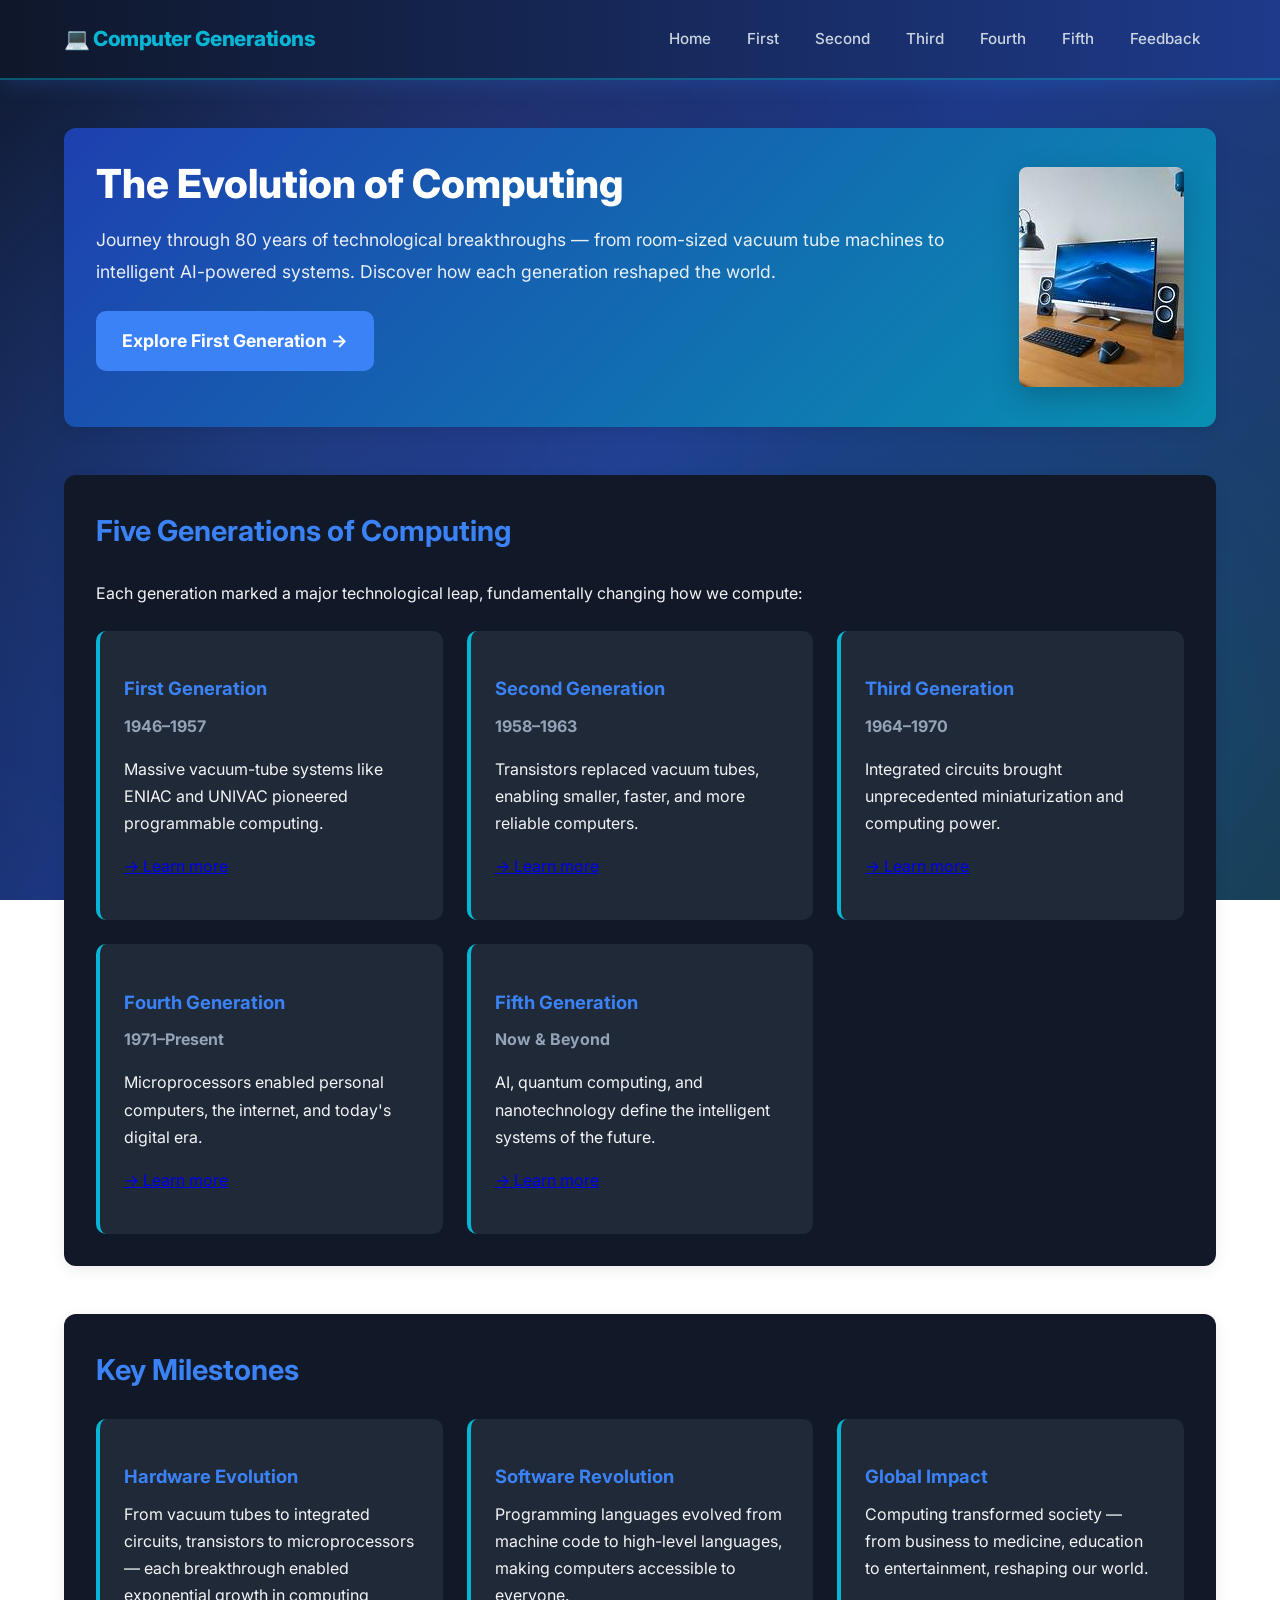
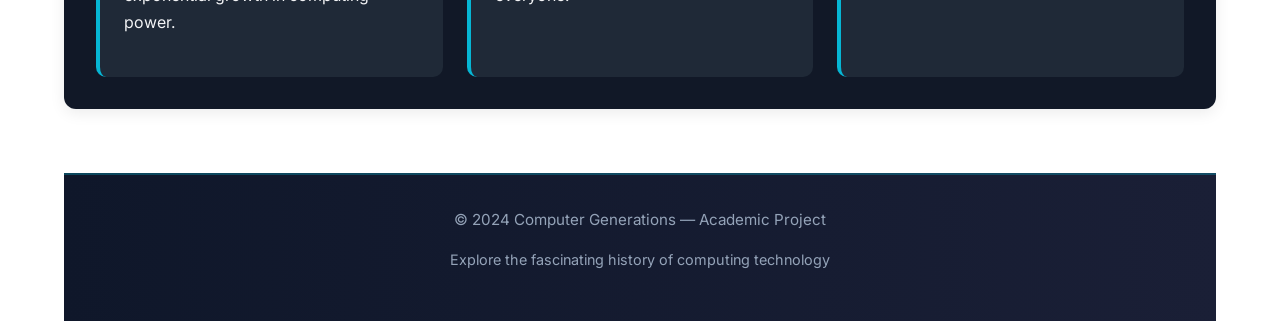
<file: index.HTML>
<!DOCTYPE html>
<html lang="en">
<head>
  <meta charset="utf-8">
  <meta name="viewport" content="width=device-width, initial-scale=1.0">
  <title>Computer Generations — Evolution of Technology</title>
  <link href="https://fonts.googleapis.com/css2?family=Inter:wght@400;500;600;700;800&display=swap" rel="stylesheet">
  <link rel="stylesheet" href="assets/css/style.css">
</head>
<body>
  <header class="site-header">
    <nav class="nav">
      <a class="brand" href="index.html">💻 Computer Generations</a>
      <div class="nav-links">
        <a href="index.html">Home</a>
        <a href="first.html">First</a>
        <a href="sec.html">Second</a>
        <a href="third.html">Third</a>
        <a href="forth.html">Fourth</a>
        <a href="fifth.html">Fifth</a>
        <a href="feedback.html">Feedback</a>
      </div>
    </nav>
  </header>

  <main class="container">
    <section class="hero card">
      <div class="content">
        <h1>The Evolution of Computing</h1>
        <p>Journey through 80 years of technological breakthroughs — from room-sized vacuum tube machines to intelligent AI-powered systems. Discover how each generation reshaped the world.</p>
        <p style="margin-top:24px;"><a href="first.html" class="primary-link">Explore First Generation →</a></p>
      </div>
      <img src="images/img1.jpeg" alt="Computer evolution" class="responsive">
    </section>

    <section class="section">
      <div class="card">
        <h2>Five Generations of Computing</h2>
        <p>Each generation marked a major technological leap, fundamentally changing how we compute:</p>
        <div class="grid">
          <div>
            <h3>First Generation</h3>
            <p class="muted"><strong>1946–1957</strong></p>
            <p>Massive vacuum-tube systems like ENIAC and UNIVAC pioneered programmable computing.</p>
            <p><a href="first.html">→ Learn more</a></p>
          </div>
          <div>
            <h3>Second Generation</h3>
            <p class="muted"><strong>1958–1963</strong></p>
            <p>Transistors replaced vacuum tubes, enabling smaller, faster, and more reliable computers.</p>
            <p><a href="sec.html">→ Learn more</a></p>
          </div>
          <div>
            <h3>Third Generation</h3>
            <p class="muted"><strong>1964–1970</strong></p>
            <p>Integrated circuits brought unprecedented miniaturization and computing power.</p>
            <p><a href="third.html">→ Learn more</a></p>
          </div>
          <div>
            <h3>Fourth Generation</h3>
            <p class="muted"><strong>1971–Present</strong></p>
            <p>Microprocessors enabled personal computers, the internet, and today's digital era.</p>
            <p><a href="forth.html">→ Learn more</a></p>
          </div>
          <div>
            <h3>Fifth Generation</h3>
            <p class="muted"><strong>Now & Beyond</strong></p>
            <p>AI, quantum computing, and nanotechnology define the intelligent systems of the future.</p>
            <p><a href="fifth.html">→ Learn more</a></p>
          </div>
        </div>
      </div>
    </section>

    <section class="section">
      <div class="card">
        <h2>Key Milestones</h2>
        <div class="grid">
          <div>
            <h3>Hardware Evolution</h3>
            <p>From vacuum tubes to integrated circuits, transistors to microprocessors — each breakthrough enabled exponential growth in computing power.</p>
          </div>
          <div>
            <h3>Software Revolution</h3>
            <p>Programming languages evolved from machine code to high-level languages, making computers accessible to everyone.</p>
          </div>
          <div>
            <h3>Global Impact</h3>
            <p>Computing transformed society — from business to medicine, education to entertainment, reshaping our world.</p>
          </div>
        </div>
      </div>
    </section>

    <footer>
      <p>© 2024 Computer Generations — Academic Project</p>
      <p style="font-size:0.9rem;margin-top:8px">Explore the fascinating history of computing technology</p>
    </footer>
  </main>
</body>
</html>
</file>
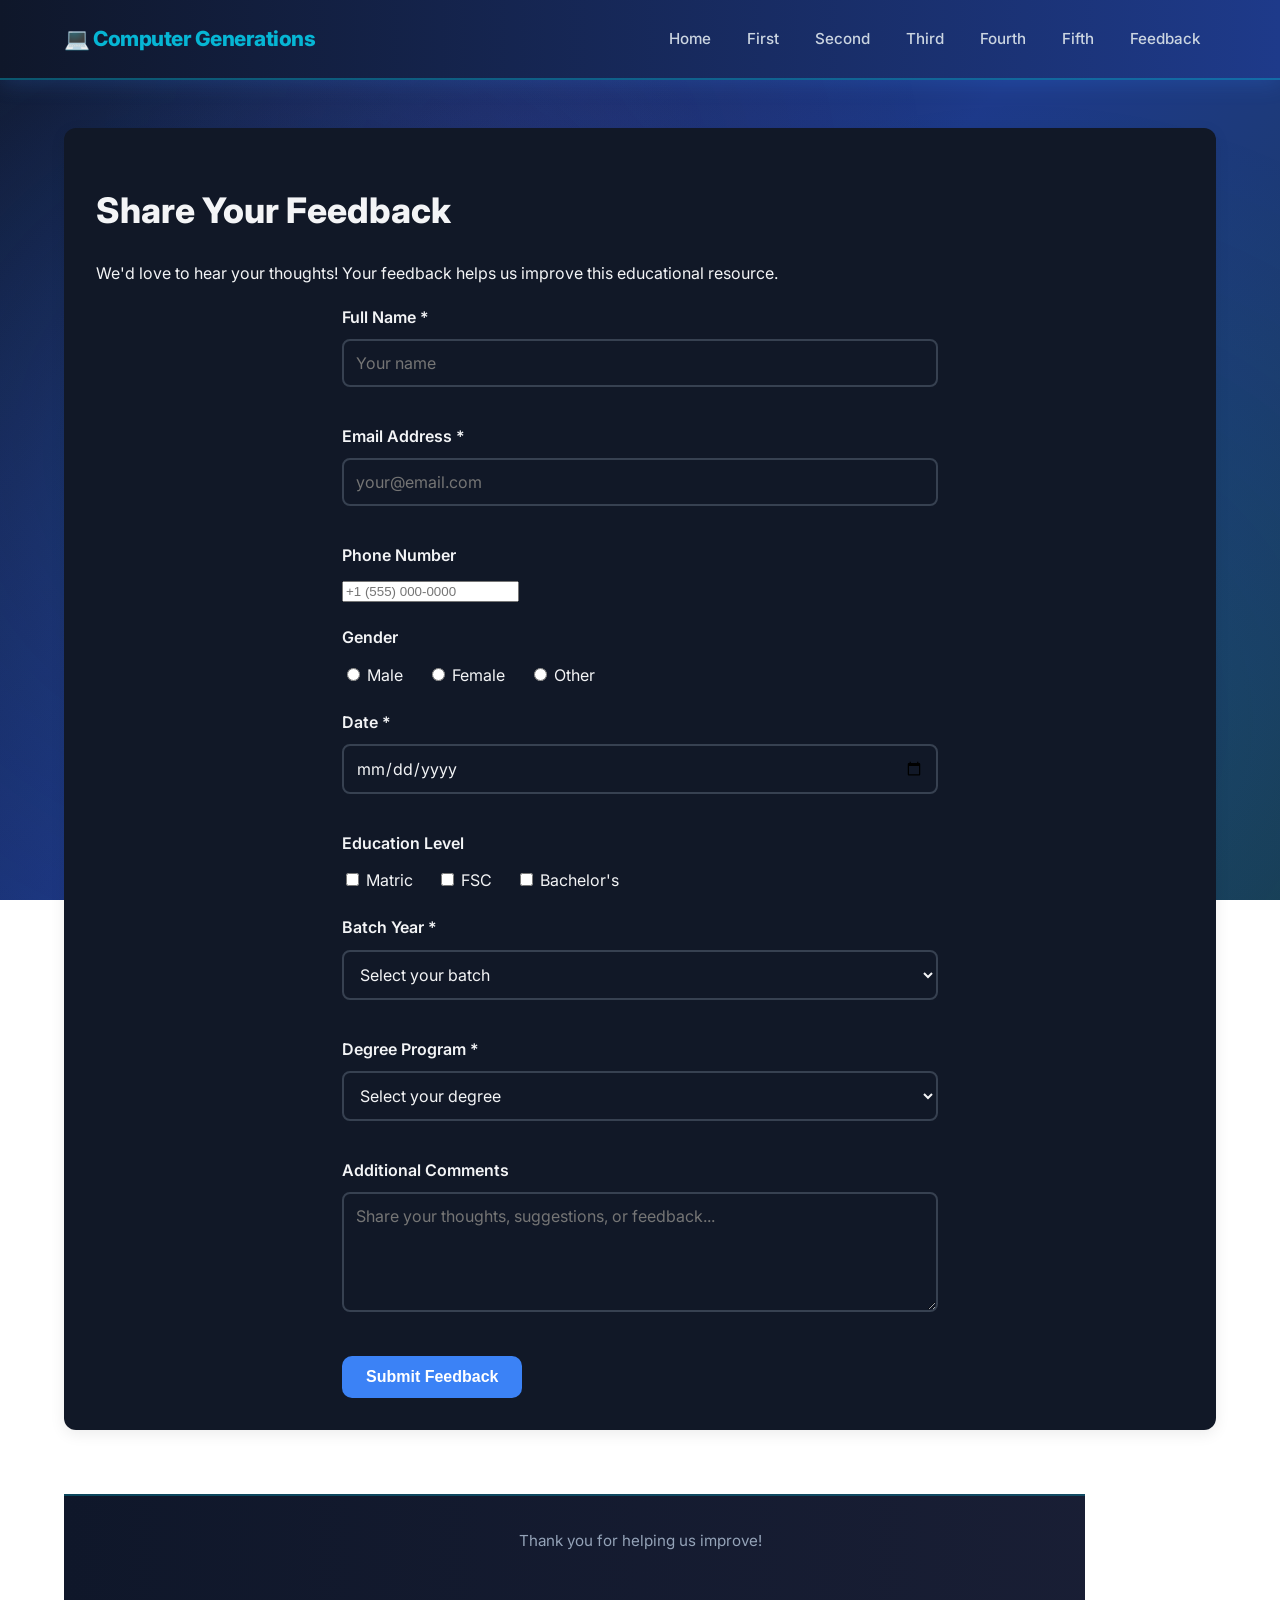
<file: feedback.html>
<!DOCTYPE html>
<html lang="en">
<head>
  <meta charset="utf-8">
  <meta name="viewport" content="width=device-width, initial-scale=1.0">
  <title>Feedback & Suggestions</title>
  <link href="https://fonts.googleapis.com/css2?family=Inter:wght@400;500;600;700;800&display=swap" rel="stylesheet">
  <link rel="stylesheet" href="assets/css/style.css">
</head>
<body>
  <header class="site-header">
    <nav class="nav">
      <a class="brand" href="index.html">💻 Computer Generations</a>
      <div class="nav-links">
        <a href="index.html">Home</a>
        <a href="first.html">First</a>
        <a href="sec.html">Second</a>
        <a href="third.HTML">Third</a>
        <a href="forth.html">Fourth</a>
        <a href="fifth.html">Fifth</a>
        <a href="feedback.html">Feedback</a>
      </div>
    </nav>
  </header>

  <main class="container">
    <section class="section">
      <div class="card">
        <h1>Share Your Feedback</h1>
        <p>We'd love to hear your thoughts! Your feedback helps us improve this educational resource.</p>

        <form id="feedbackForm" style="max-width:600px;margin:0 auto;">
          <fieldset style="border:none;padding:0;">
            <div style="margin-bottom:20px;">
              <label for="name">Full Name *</label>
              <input type="text" id="name" name="name" required placeholder="Your name">
            </div>

            <div style="margin-bottom:20px;">
              <label for="email">Email Address *</label>
              <input type="email" id="email" name="email" required placeholder="your@email.com">
            </div>

            <div style="margin-bottom:20px;">
              <label for="phone">Phone Number</label>
              <input type="tel" id="phone" name="phone" placeholder="+1 (555) 000-0000">
            </div>

            <div style="margin-bottom:20px;">
              <label>Gender</label>
              <div style="margin-top:10px;">
                <input type="radio" id="gender_m" name="gender" value="male">
                <label for="gender_m" style="display:inline;margin-right:20px;font-weight:400;">Male</label>
                <input type="radio" id="gender_f" name="gender" value="female">
                <label for="gender_f" style="display:inline;margin-right:20px;font-weight:400;">Female</label>
                <input type="radio" id="gender_o" name="gender" value="other">
                <label for="gender_o" style="display:inline;font-weight:400;">Other</label>
              </div>
            </div>

            <div style="margin-bottom:20px;">
              <label for="date">Date *</label>
              <input type="date" id="date" name="date" required>
            </div>

            <div style="margin-bottom:20px;">
              <label>Education Level</label>
              <div style="margin-top:10px;">
                <input type="checkbox" id="edu_matric" name="education" value="matric">
                <label for="edu_matric" style="display:inline;margin-right:20px;font-weight:400;">Matric</label>
                <input type="checkbox" id="edu_fsc" name="education" value="fsc">
                <label for="edu_fsc" style="display:inline;margin-right:20px;font-weight:400;">FSC</label>
                <input type="checkbox" id="edu_bs" name="education" value="bs">
                <label for="edu_bs" style="display:inline;font-weight:400;">Bachelor's</label>
              </div>
            </div>

            <div style="margin-bottom:20px;">
              <label for="batch">Batch Year *</label>
              <select id="batch" name="batch" required>
                <option value="">Select your batch</option>
                <option>F21</option>
                <option>F22</option>
                <option>F23</option>
                <option>F24</option>
              </select>
            </div>

            <div style="margin-bottom:20px;">
              <label for="degree">Degree Program *</label>
              <select id="degree" name="degree" required>
                <option value="">Select your degree</option>
                <option>Computer Science (CS)</option>
                <option>Software Engineering (SE)</option>
                <option>Data Science (DS)</option>
                <option>Information Technology (IT)</option>
              </select>
            </div>

            <div style="margin-bottom:20px;">
              <label for="comments">Additional Comments</label>
              <textarea id="comments" name="comments" placeholder="Share your thoughts, suggestions, or feedback..."></textarea>
            </div>

            <button type="submit" class="primary">Submit Feedback</button>
            <div id="message" style="margin-top:20px;display:none;padding:16px;background:#d4edda;color:#155724;border-radius:8px;"></div>
          </fieldset>
        </form>
      </div>
    </section>

    <footer>
      <p>Thank you for helping us improve!</p>
    </footer>
  </main>

  <script>
    document.getElementById('feedbackForm').addEventListener('submit', function(e) {
      e.preventDefault();
      
      // Simple validation
      const name = document.getElementById('name').value.trim();
      const email = document.getElementById('email').value.trim();
      const date = document.getElementById('date').value;
      const batch = document.getElementById('batch').value;
      const degree = document.getElementById('degree').value;
      
      if (!name || !email || !date || !batch || !degree) {
        alert('Please fill in all required fields');
        return;
      }
      
      // Show success message
      const message = document.getElementById('message');
      message.textContent = '✓ Thank you for your feedback! We appreciate your input.';
      message.style.display = 'block';
      
      // Reset form
      this.reset();
      
      // Hide message after 5 seconds
      setTimeout(() => {
        message.style.display = 'none';
      }, 5000);
    });
  </script>
</body>
</html>
</file>
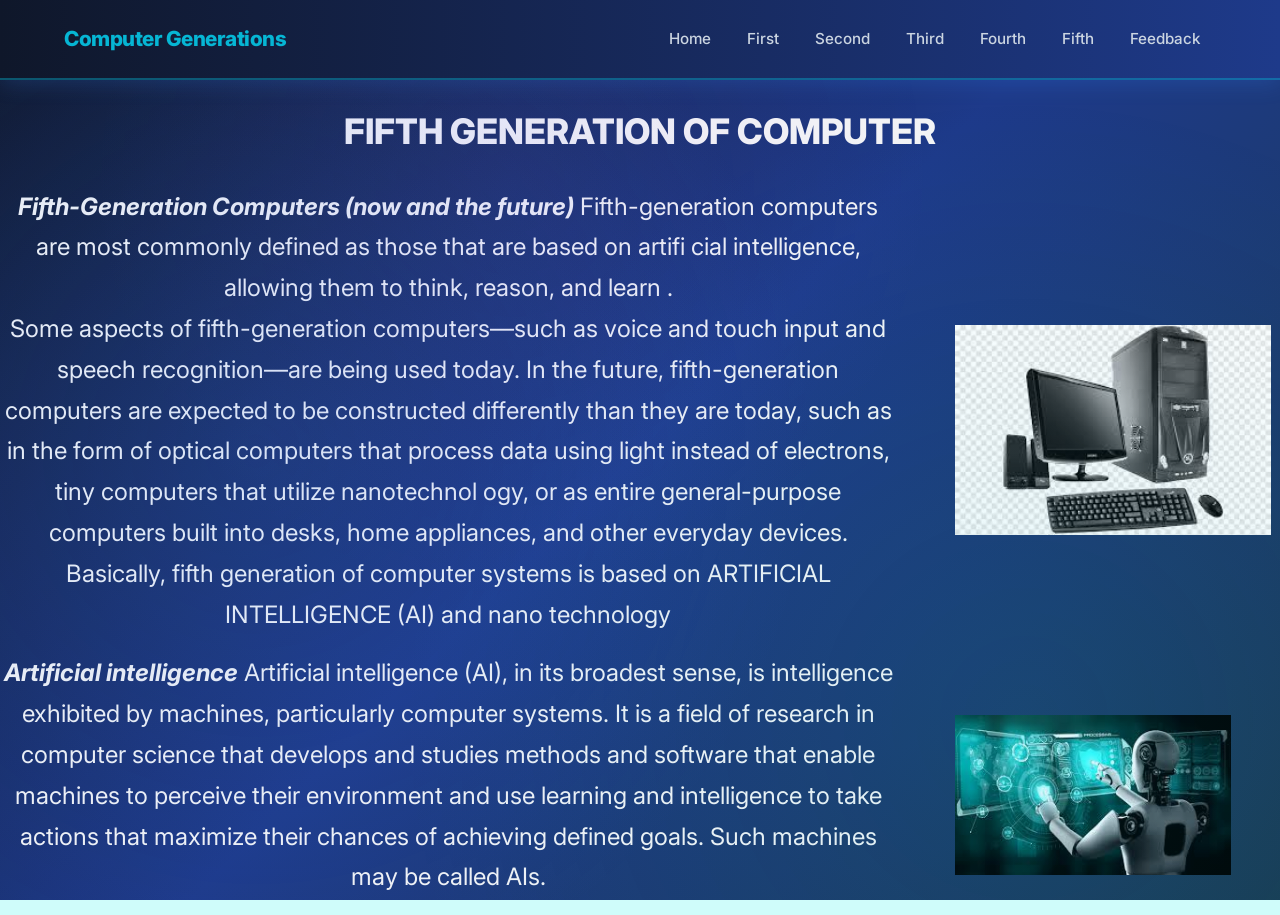
<file: fifth.html>
<!DOCTYPE html>
<html lang="en">
<head>
    <meta charset="UTF-8">
    <meta name="viewport" content="width=device-width, initial-scale=1.0">
    <title>fifth generation</title>
    <link href="https://fonts.googleapis.com/css2?family=Inter:wght@400;600;700&display=swap" rel="stylesheet">
    <link rel="stylesheet" href="assets/css/style.css">
</head>
<body style="background-color:rgb(207, 252, 250);">
  <header class="site-header">
    <nav class="nav">
      <a class="brand" href="index.html">Computer Generations</a>
      <div class="nav-links">
        <a href="index.html">Home</a>
        <a href="first.html" target="_blank">First</a>
        <a href="sec.html" target="_blank">Second</a>
        <a href="third.HTML" target="_blank">Third</a>
        <a href="forth.html" target="_blank">Fourth</a>
        <a href="fifth.html" target="_blank">Fifth</a>
        <a href="feedback.html" target="_blank">Feedback</a>
      </div>
    </nav>
  </header>
    <H1 style="padding: 10px;text-align: center;margin-top: 20px;">FIFTH GENERATION OF COMPUTER</H1>
    <table style="border-collapse: collapse;">
        <tr>
          <td style="width: 70%;">
            <p style="text-align: center;font-size: x-large;"><b><i> Fifth-Generation Computers (now and the future)</i></b>
                 
                 
                
                Fifth-generation computers are most commonly defined as those that are based on artifi
                cial intelligence, allowing them to think, reason, and learn .<BR> 
                Some aspects of fifth-generation computers—such as voice and touch input and speech 
                recognition—are being used today. In the future, fifth-generation computers are expected 
                to be constructed differently than they are today, such as in the form of optical computers 
                that process data using light instead of electrons, tiny computers that utilize nanotechnol
                ogy, or as entire general-purpose computers built into desks, home appliances, and other 
                everyday devices.<BR>Basically, fifth generation of computer systems is based on ARTIFICIAL INTELLIGENCE (AI) and nano technology </p>
           
          </td>
          <td >
             
              <img src="images/img11.jpeg" alt="image" style="margin-left: 10%;border: 5px sienna;height: 250px;padding: 20px;margin-top: 30px;" >
             
            </td>
          
      </tr>
      <tr>
        <td style="width: 70%;">
          <p style="text-align: center;font-size: x-large;"><b><i>Artificial intelligence</i></b>
            Artificial intelligence (AI), in its broadest sense, is intelligence exhibited by machines, particularly computer systems. It is a field of research in computer science that develops and studies methods and software that enable machines to perceive their environment and use learning and intelligence to take actions that maximize their chances of achieving defined goals. Such machines may be called AIs.
           </p>
         
        </td>
        <td >
           
            <img src="images/img12.jpeg" alt="image" style="margin-left: 10%;border: 5px sienna;height: 200px;padding: 20px;margin-top: 30px;" >
           
          </td>
        
    </tr>
      </table>
      </body>
      </html>
</file>
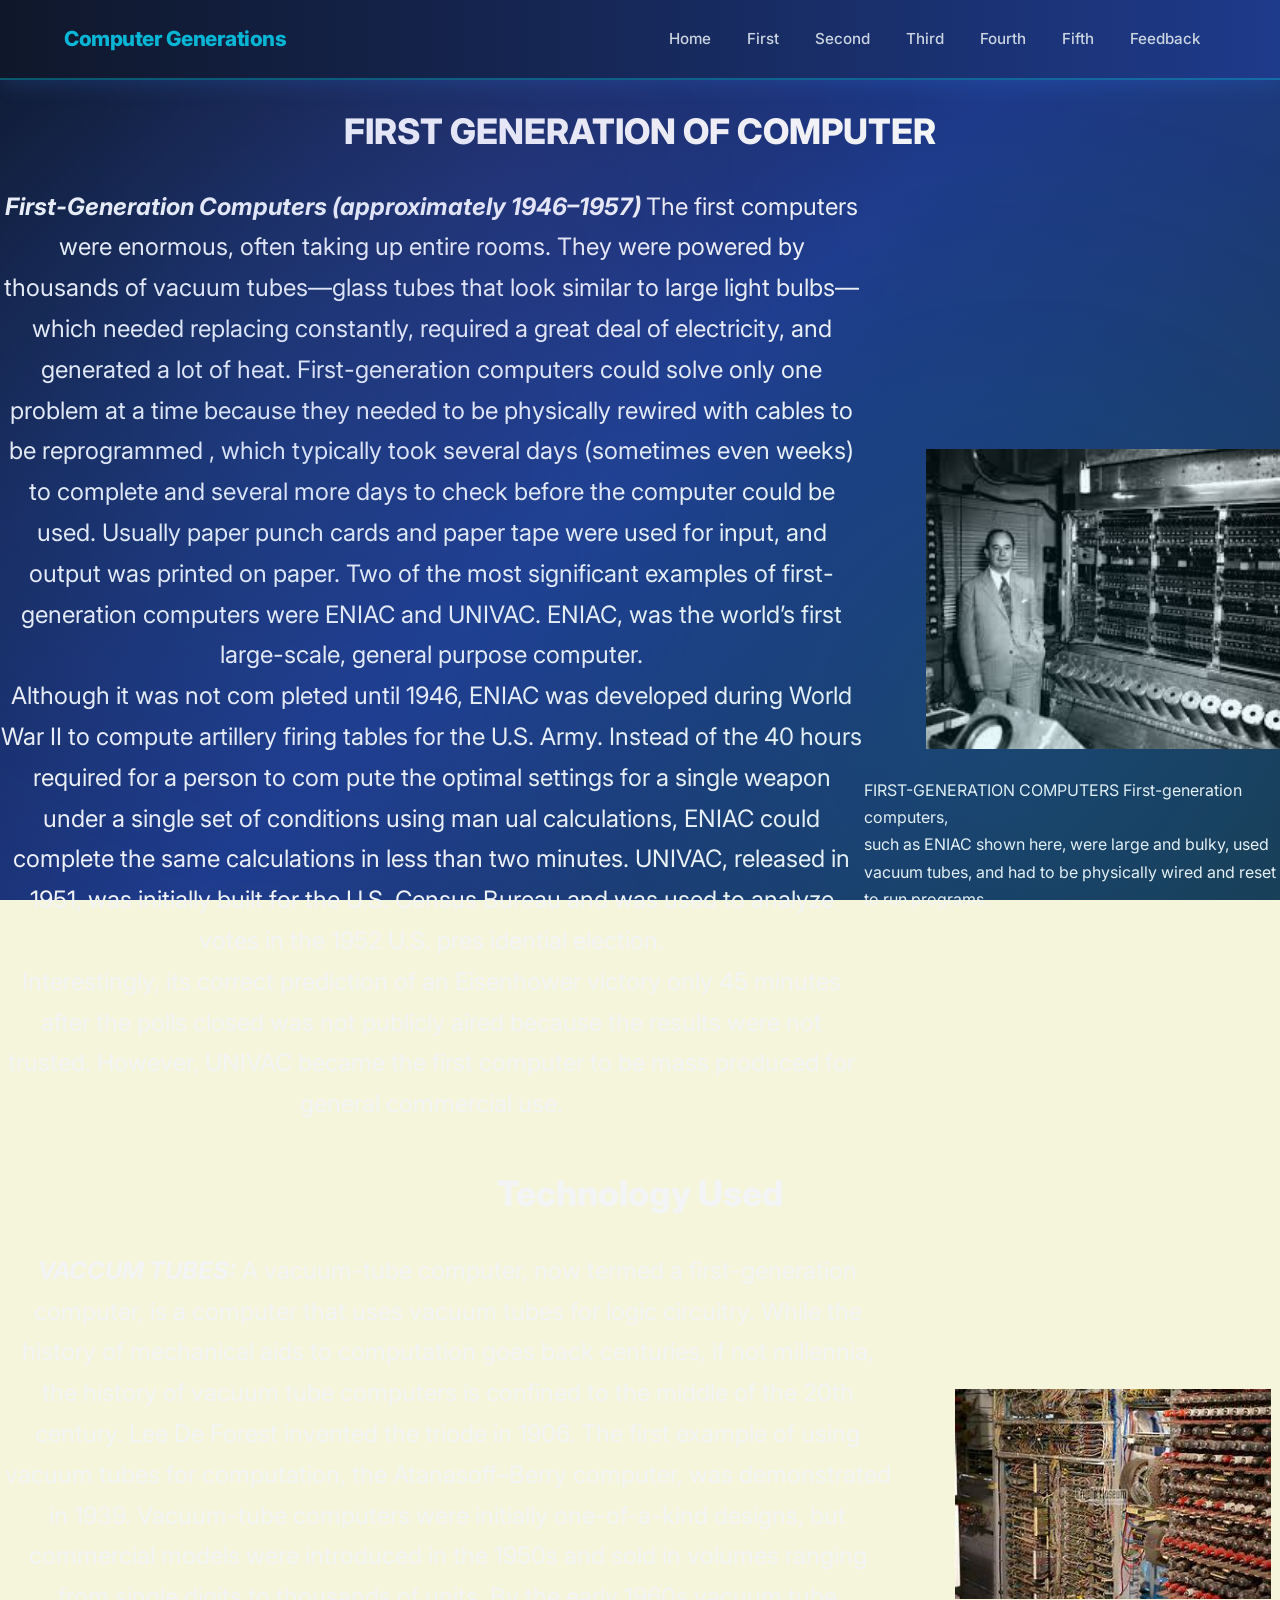
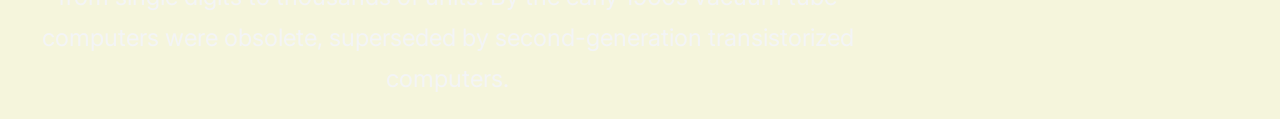
<file: first.html>
<!DOCTYPE html>
<html lang="en">
<head>
    <meta charset="UTF-8">
    <meta name="viewport" content="width=device-width, initial-scale=1.0">
    <title>first Generation</title>
    <link href="https://fonts.googleapis.com/css2?family=Inter:wght@400;600;700&display=swap" rel="stylesheet">
    <link rel="stylesheet" href="assets/css/style.css">
</head>
<body style="background-color: beige;">
  <header class="site-header">
    <nav class="nav">
      <a class="brand" href="index.html">Computer Generations</a>
      <div class="nav-links">
        <a href="index.html">Home</a>
        <a href="first.html" target="_blank">First</a>
        <a href="sec.html" target="_blank">Second</a>
        <a href="third.HTML" target="_blank">Third</a>
        <a href="forth.html" target="_blank">Fourth</a>
        <a href="fifth.html" target="_blank">Fifth</a>
        <a href="feedback.html" target="_blank">Feedback</a>
      </div>
    </nav>
  </header>
    <H1 style="padding: 10px;text-align: center;margin-top: 20px;">FIRST GENERATION OF COMPUTER</H1>
    <table style="border-collapse: collapse;">
        <tr>
          <td style="width: 70%;">
            <p style="text-align: center;font-size: x-large;"><b><i>First-Generation Computers (approximately 1946–1957) </i></b>
                The first computers were enormous, often taking up entire rooms. They were powered 
                by thousands of vacuum tubes—glass tubes that look similar to large light bulbs—which 
                needed replacing constantly, required a great deal of electricity, and generated a lot of heat. 
                First-generation computers could solve only one problem at a time because they needed to 
                be physically rewired with cables to be reprogrammed , which typically took 
                several days (sometimes even weeks) to complete and several more days to check before
                the computer could be used. Usually paper 
                punch cards and paper tape were used for 
                input, and output was printed on paper. 
                Two of the most significant examples 
                of first-generation computers were ENIAC 
                and UNIVAC. ENIAC, 
                was the world’s first large-scale, general
                purpose computer.<BR> Although it was not com
                pleted until 1946, ENIAC was developed 
                during World War II to compute artillery
                firing tables for the U.S. Army. Instead of 
                the 40 hours required for a person to com
                pute the optimal settings for a single weapon 
                under a single set of conditions using man
                ual calculations, ENIAC could complete the 
                same calculations in less than two minutes. 
                UNIVAC, released in 1951, was initially 
                built for the U.S. Census Bureau and was 
                used to analyze votes in the 1952 U.S. pres
                idential election.<BR> Interestingly, its correct 
                prediction of an Eisenhower victory only 
                45 minutes after the polls closed was not 
                publicly aired because the results were not 
                trusted. However, UNIVAC became the first 
                computer to be mass produced for general 
                commercial use. </p>
           
          </td>
          <td >
             <img src="images/img.3.jpeg" alt="image" style="margin-left: 10%;border: 5px sienna;height: 340px;padding: 20px;margin-top: 30px;" >
              <P>FIRST-GENERATION COMPUTERS
                First-generation computers,<br> such as ENIAC
                shown here, were large and bulky, used
                vacuum tubes, and had to be physically wired
                and reset to run programs.</P>
            </td>
          
      </tr></table>
      <H1 style="padding: 10px;text-align: center;margin-top: 20px;">Technology Used</H1>
      <table>
      <tr>
        <td style="width: 70%;">
          <p style="text-align: center;font-size: x-large;"><b><i>VACCUM TUBES:</i></b>
            A vacuum-tube computer, now termed a first-generation computer, is a computer that uses vacuum tubes for logic circuitry. While the history of mechanical aids to computation goes back centuries, if not millennia, the history of vacuum tube computers is confined to the middle of the 20th century. Lee De Forest invented the triode in 1906. The first example of using vacuum tubes for computation, the Atanasoff–Berry computer, was demonstrated in 1939. Vacuum-tube computers were initially one-of-a-kind designs, but commercial models were introduced in the 1950s and sold in volumes ranging from single digits to thousands of units. By the early 1960s vacuum tube computers were obsolete, superseded by second-generation transistorized computers.
           </p>
         
        </td>
        <td >
           
            <img src="images/img4.jpeg" alt="image" style="margin-left: 10%;border: 5px sienna;height: 250px;padding: 20px;margin-top: 30px;" >
           
          </td>
        
    </tr>
      </table>
      
    
</body>
</html>
</file>
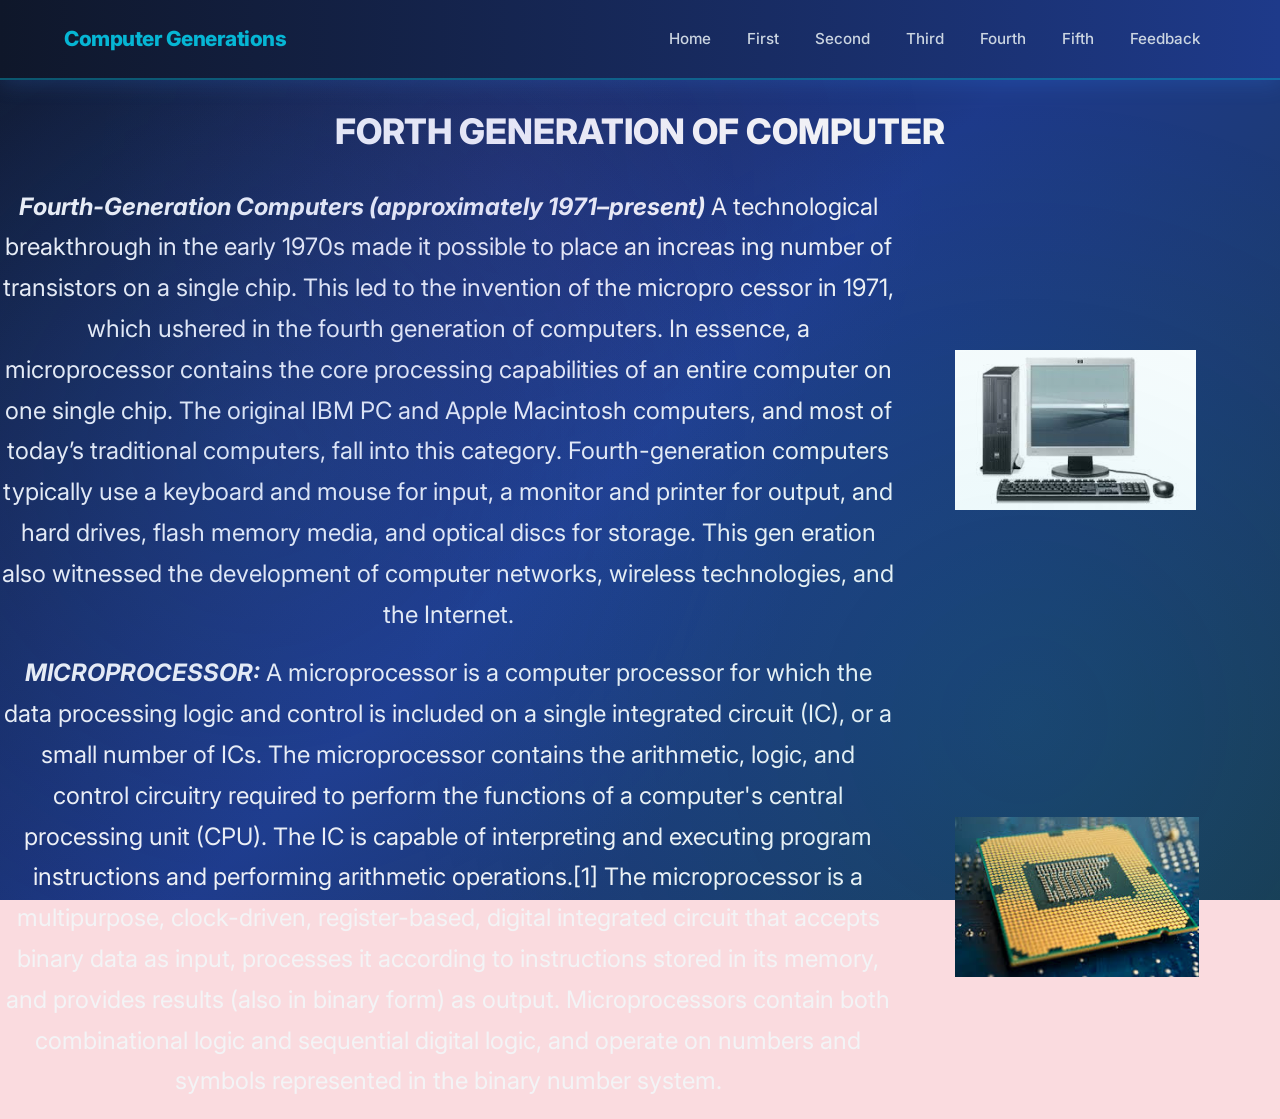
<file: forth.html>
<!DOCTYPE html>
<html lang="en">
<head>
    <meta charset="UTF-8">
    <meta name="viewport" content="width=device-width, initial-scale=1.0">
    <title>forth generation</title>
    <link href="https://fonts.googleapis.com/css2?family=Inter:wght@400;600;700&display=swap" rel="stylesheet">
    <link rel="stylesheet" href="assets/css/style.css">
</head>
<body style="background-color:rgb(250, 219, 223);">
  <header class="site-header">
    <nav class="nav">
      <a class="brand" href="index.html">Computer Generations</a>
      <div class="nav-links">
        <a href="index.html">Home</a>
        <a href="first.html" target="_blank">First</a>
        <a href="sec.html" target="_blank">Second</a>
        <a href="third.HTML" target="_blank">Third</a>
        <a href="forth.html" target="_blank">Fourth</a>
        <a href="fifth.html" target="_blank">Fifth</a>
        <a href="feedback.html" target="_blank">Feedback</a>
      </div>
    </nav>
  </header>
    <H1 style="padding: 10px;text-align: center;margin-top: 20px;">FORTH GENERATION OF COMPUTER</H1>
    <table style="border-collapse: collapse;">
        <tr>
          <td style="width: 70%;">
            <p style="text-align: center;font-size: x-large;"><b><i>Fourth-Generation Computers (approximately 1971–present)</i></b>
                 
                 
                A technological breakthrough in the early 1970s made it possible to place an increas
                ing number of transistors on a single chip. This led to the invention of the micropro
                cessor in 1971, which ushered in the fourth generation of computers. In essence, a 
                microprocessor contains the core processing capabilities of an entire computer on one 
                single chip. The original IBM PC  and Apple Macintosh computers, 
                and most of today’s traditional computers, fall into this category. Fourth-generation 
                computers typically use a keyboard and mouse for input, a monitor and printer for 
                output, and hard drives, flash memory media, and optical discs for storage. This gen
                eration also witnessed the development of computer networks, wireless technologies, 
                and the Internet. </p>
           
          </td>
          <td >
             
              <img src="images/img9.jpeg" alt="image" style="margin-left: 10%;border: 5px sienna;height: 200px;padding: 20px;margin-top: 30px;" >
             
            </td>
          
      </tr>
      <tr>
        <td style="width: 70%;">
          <p style="text-align: center;font-size: x-large;"><b><i>MICROPROCESSOR:</i></b>
            A microprocessor is a computer processor for which the data processing logic and control is included on a single integrated circuit (IC), or a small number of ICs. The microprocessor contains the arithmetic, logic, and control circuitry required to perform the functions of a computer's central processing unit (CPU). The IC is capable of interpreting and executing program instructions and performing arithmetic operations.[1] The microprocessor is a multipurpose, clock-driven, register-based, digital integrated circuit that accepts binary data as input, processes it according to instructions stored in its memory, and provides results (also in binary form) as output. Microprocessors contain both combinational logic and sequential digital logic, and operate on numbers and symbols represented in the binary number system.
           </p>
         
        </td>
        <td >
           
            <img src="images/img10.jpeg" alt="image" style="margin-left: 10%;border: 5px sienna;height: 200px;padding: 20px;margin-top: 30px;" >
           
          </td>
        
    </tr>
      </table>
      </body>
      </html>
</file>
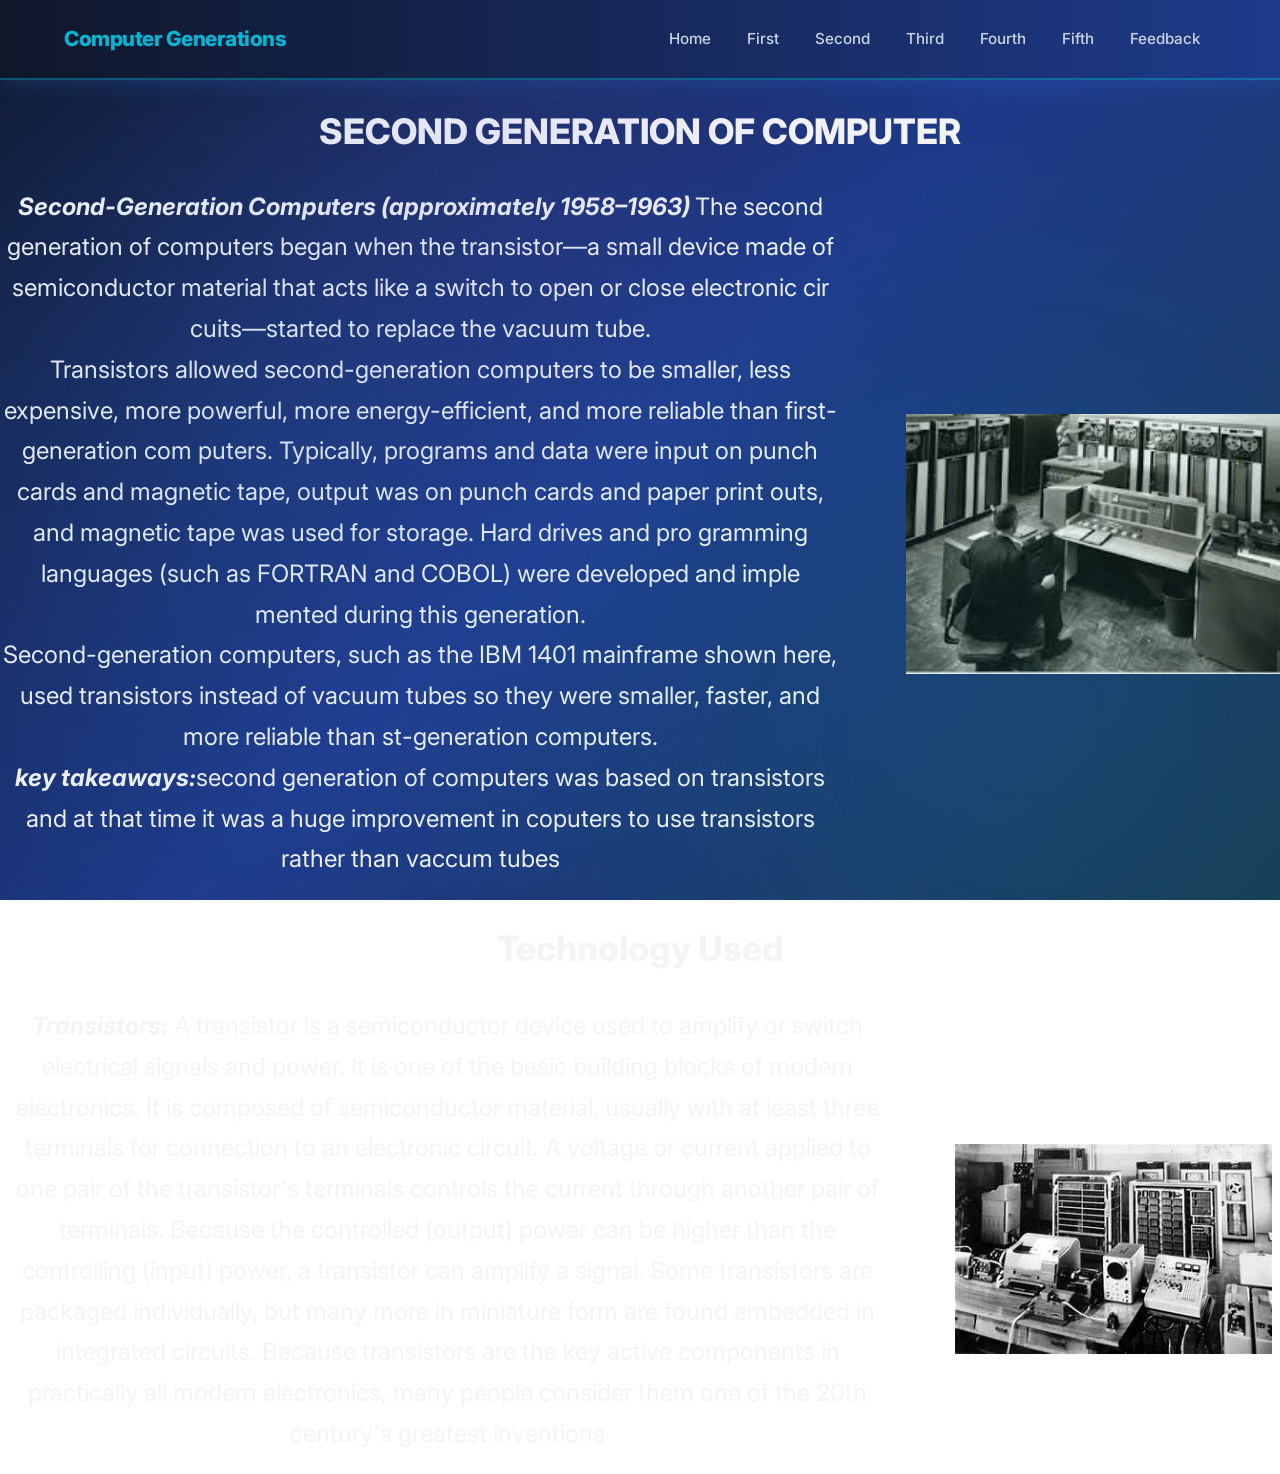
<file: sec.html>
<!DOCTYPE html>
<html lang="en">
<head>
    <meta charset="UTF-8">
    <meta name="viewport" content="width=device-width, initial-scale=1.0">
    <title>SECOND GENERATION</title>
    <link href="https://fonts.googleapis.com/css2?family=Inter:wght@400;600;700&display=swap" rel="stylesheet">
    <link rel="stylesheet" href="assets/css/style.css">
</head>
<body>
  <header class="site-header">
    <nav class="nav">
      <a class="brand" href="index.html">Computer Generations</a>
      <div class="nav-links">
        <a href="index.html">Home</a>
        <a href="first.html" target="_blank">First</a>
        <a href="sec.html" target="_blank">Second</a>
        <a href="third.HTML" target="_blank">Third</a>
        <a href="forth.html" target="_blank">Fourth</a>
        <a href="fifth.html" target="_blank">Fifth</a>
        <a href="feedback.html" target="_blank">Feedback</a>
      </div>
    </nav>
  </header>
    <H1 style="padding: 10px;text-align: center;margin-top: 20px;">SECOND GENERATION OF COMPUTER</H1>
    <table style="border-collapse: collapse;">
        <tr>
          <td style="width: 70%;">
            <p style="text-align: center;font-size: x-large;"><b><i>Second-Generation Computers 
                (approximately 1958–1963) </i></b>
                 
The second generation of computers began 
when the transistor—a small device made 
of semiconductor material that acts like 
a switch to open or close electronic cir
cuits—started to replace the vacuum tube.<br> 
Transistors allowed second-generation 
computers to be smaller, less expensive, 
more powerful, more energy-efficient, and 
more reliable than first-generation com
puters. Typically, programs and data were 
input on punch cards and magnetic tape, 
output was on punch cards and paper print
outs, and magnetic tape  
was used for storage. Hard drives and pro
gramming languages (such  as FORTRAN 
and COBOL) were developed and imple
mented during this generation.<br> Second-generation computers, such as
the IBM 1401 mainframe shown here,
used transistors instead of vacuum
tubes so they were smaller, faster,
and more reliable than st-generation
computers.<br><b><i>key takeaways:</i></b>second generation of computers was based on transistors and at that time it was a huge improvement in coputers to use transistors rather than vaccum tubes</p>
           
          </td>
          <td >
             <img src="images/img5.jpeg" alt="image" style="margin-left: 10%;border: 5px sienna;height: 300px;padding: 20px;margin-top: 30px;" >
              <P></P>
            </td>
          
      </tr>
      </table>
      <H1 style="padding: 10px;text-align: center;margin-top: 20px;">Technology Used</H1>
      <table>
      <tr>
        <td style="width: 70%;">
          <p style="text-align: center;font-size: x-large;"><b><i>Transistors:</i></b>
            A transistor is a semiconductor device used to amplify or switch electrical signals and power. It is one of the basic building blocks of modern electronics. It is composed of semiconductor material, usually with at least three terminals for connection to an electronic circuit. A voltage or current applied to one pair of the transistor's terminals controls the current through another pair of terminals. Because the controlled (output) power can be higher than the controlling (input) power, a transistor can amplify a signal. Some transistors are packaged individually, but many more in miniature form are found embedded in integrated circuits. Because transistors are the key active components in practically all modern electronics, many people consider them one of the 20th century's greatest inventions
           </p>
         
        </td>
        <td >
           
            <img src="images/img6.jpeg" alt="image" style="margin-left: 10%;border: 5px sienna;height: 250px;padding: 20px;margin-top: 30px;" >
           
          </td>
        
    </tr>




</table>
    
</body>
</html>
</file>
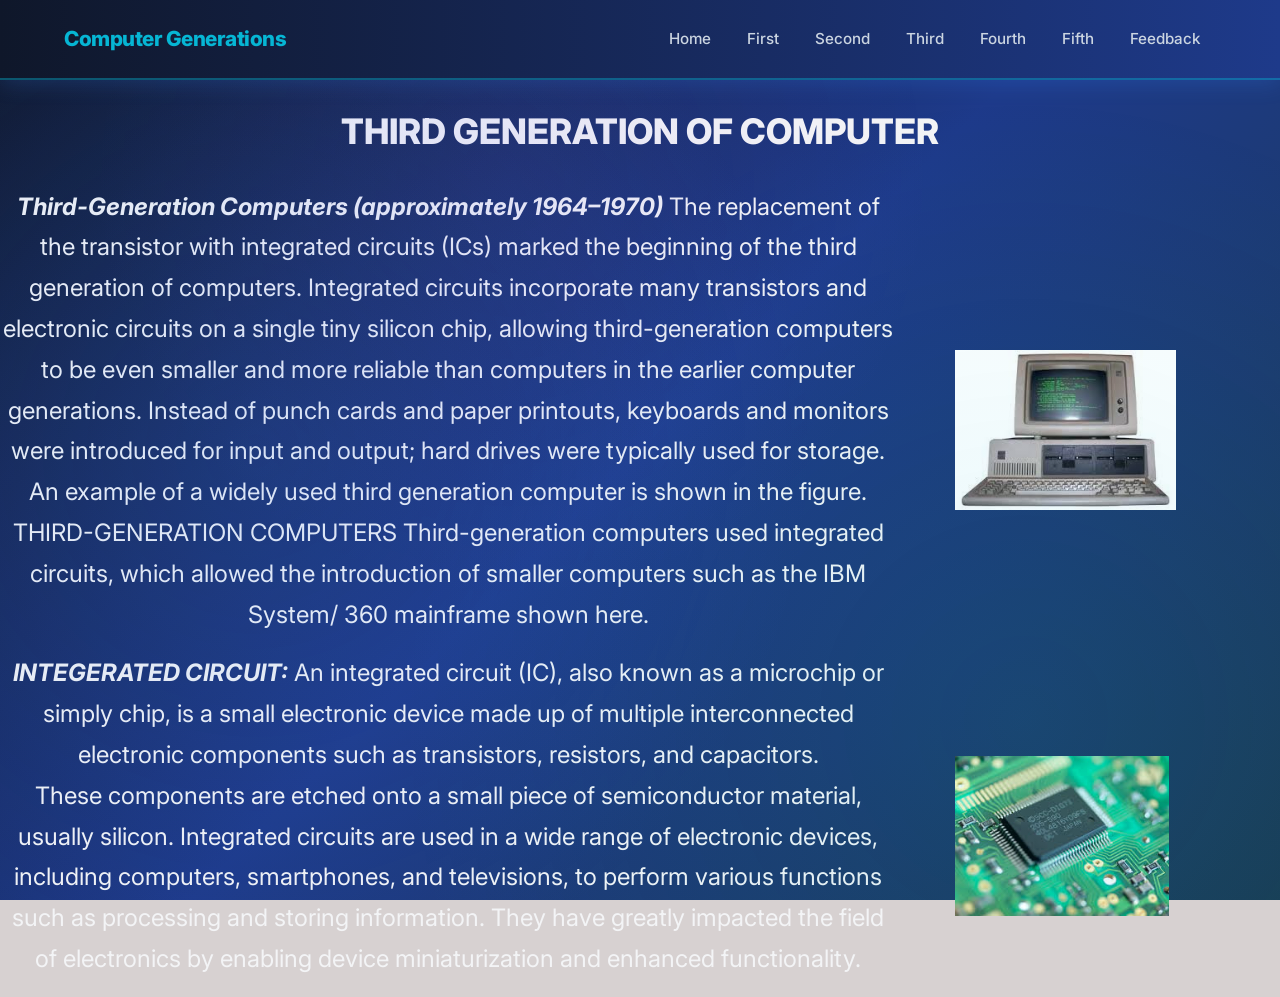
<file: third.HTML>
<!DOCTYPE html>
<html lang="en">
<head>
    <meta charset="UTF-8">
    <meta name="viewport" content="width=device-width, initial-scale=1.0">
    <title>third generation</title>
    <link href="https://fonts.googleapis.com/css2?family=Inter:wght@400;600;700&display=swap" rel="stylesheet">
    <link rel="stylesheet" href="assets/css/style.css">
</head>
<body style="background-color: rgb(215, 209, 209);">
  <header class="site-header">
    <nav class="nav">
      <a class="brand" href="index.html">Computer Generations</a>
      <div class="nav-links">
        <a href="index.html">Home</a>
        <a href="first.html" target="_blank">First</a>
        <a href="sec.html" target="_blank">Second</a>
        <a href="third.HTML" target="_blank">Third</a>
        <a href="forth.html" target="_blank">Fourth</a>
        <a href="fifth.html" target="_blank">Fifth</a>
        <a href="feedback.html" target="_blank">Feedback</a>
      </div>
    </nav>
  </header>
    <H1 style="padding: 10px;text-align: center;margin-top: 20px;">THIRD GENERATION OF COMPUTER</H1>
    <table style="border-collapse: collapse;">
        <tr>
          <td style="width: 70%;">
            <p style="text-align: center;font-size: x-large;"><b><i>Third-Generation Computers (approximately 1964–1970)</i></b>
                 
The replacement of the transistor with integrated circuits (ICs) marked the beginning of 
the third generation of computers. Integrated circuits incorporate many transistors and 
electronic circuits on a single tiny silicon chip, allowing third-generation computers to be 
even smaller and more reliable than computers in the earlier computer generations. Instead 
of punch cards and paper printouts, keyboards and monitors were introduced for input and 
output; hard drives were typically used for storage. An example of a widely used third
generation computer is shown in the figure.<br>THIRD-GENERATION COMPUTERS
Third-generation computers used integrated
circuits, which allowed the introduction of
smaller computers such as the IBM System/
360 mainframe shown here.</p>
           
          </td>
          <td >
             
              <img src="images/img7.jpeg" alt="image" style="margin-left: 10%;border: 5px sienna;height: 200px;padding: 20px;margin-top: 30px;" >
             
            </td>
          
      </tr>
      <tr>
        <td style="width: 70%;">
          <p style="text-align: center;font-size: x-large;"><b><i>INTEGERATED CIRCUIT:</i></b>
               
            An integrated circuit (IC), also known as a microchip or simply chip, is a small electronic device made up of multiple interconnected electronic components such as transistors, resistors, and capacitors.<br> These components are etched onto a small piece of semiconductor material, usually silicon. Integrated circuits are used in a wide range of electronic devices, including computers, smartphones, and televisions, to perform various functions such as processing and storing information. They have greatly impacted the field of electronics by enabling device miniaturization and enhanced functionality.</p>
         
        </td>
        <td >
           
            <img src="images/img8.jpeg" alt="image" style="margin-left: 10%;border: 5px sienna;height: 200px;padding: 20px;margin-top: 30px;" >
           
          </td>
        
    </tr>
      </table>
      </body>
      </html>
</file>
<file: assets/css/style.css>
/* Professional Modern Stylesheet */
:root{
  --primary:#3b82f6;
  --primary-dark:#1e40af;
  --accent:#06b6d4;
  --success:#10b981;
  --muted:#94a3b8;
  --border:#374151;
  --bg:#1f2937;
  --card:#111827;
  --text:#f3f4f6;
}

*{box-sizing:border-box}
html{scroll-behavior:smooth;background:linear-gradient(135deg, #0f172a 0%, #1e3a8a 50%, #1a3a52 100%);background-attachment:fixed}
body{
  margin:0;
  font-family:"Inter", system-ui, -apple-system, "Segoe UI", Roboto, sans-serif;
  background:linear-gradient(135deg, #0f172a 0%, #1e3a8a 50%, #1a3a52 100%);
  background-attachment:fixed;
  color:var(--text);
  line-height:1.7;
  -webkit-font-smoothing:antialiased;
  position:relative;
}

body::before{
  content:'';
  position:fixed;
  top:0;
  left:0;
  width:100%;
  height:100%;
  background-image:
    radial-gradient(circle at 20% 50%, rgba(59,130,246,0.15) 0%, transparent 50%),
    radial-gradient(circle at 80% 80%, rgba(6,182,212,0.1) 0%, transparent 50%),
    radial-gradient(circle at 40% 20%, rgba(139,92,246,0.08) 0%, transparent 40%);
  pointer-events:none;
  z-index:0;
}

main, header{
  position:relative;
  z-index:1;
}

/* Header & Navigation */
.site-header{
  background:linear-gradient(90deg, #0f172a 0%, #1e3a8a 100%);
  backdrop-filter:blur(12px);
  box-shadow:0 4px 20px rgba(59,130,246,0.2);
  position:sticky;
  top:0;
  z-index:50;
  border-bottom:2px solid rgba(6,182,212,0.4);
}
.nav{
  max-width:1200px;
  margin:0 auto;
  display:flex;
  align-items:center;
  justify-content:space-between;
  padding:16px 24px;
  gap:24px;
}
.brand{
  font-weight:800;
  color:#06b6d4;
  font-size:1.3rem;
  text-decoration:none;
  letter-spacing:-0.5px;
}
.nav-links{
  display:flex;
  gap:4px;
  list-style:none;
  margin:0;
  padding:0;
}
.nav-links a{
  color:#cbd5e1;
  text-decoration:none;
  padding:8px 14px;
  border-radius:8px;
  font-weight:500;
  font-size:0.95rem;
  transition:all 0.3s ease;
  border:2px solid transparent;
}
.nav-links a:hover{
  background:rgba(6,182,212,0.1);
  color:#06b6d4;
  border-color:#06b6d4;
}

/* Container & Spacing */
.container{
  max-width:1200px;
  margin:0 auto;
  padding:0 24px;
}

/* Hero Section */
.hero{
  display:flex;
  gap:48px;
  align-items:center;
  justify-content:space-between;
  background:linear-gradient(135deg, #1e40af 0%, #0891b2 100%);
  padding:64px 40px;
  border-radius:16px;
  margin:48px 0;
  color:#fff;
  box-shadow:0 20px 50px rgba(30,64,175,0.15);
}
.hero.card{background:linear-gradient(135deg, #1e40af 0%, #0891b2 100%)}
.hero .content{flex:1}
.hero h1{
  margin:0 0 16px 0;
  font-size:2.5rem;
  font-weight:800;
  line-height:1.2;
  color:#fff;
}
.hero p{
  margin:0 0 24px 0;
  color:rgba(255,255,255,0.9);
  font-size:1.1rem;
  line-height:1.8;
}
.hero img{
  max-width:400px;
  border-radius:12px;
  object-fit:cover;
  box-shadow:0 10px 30px rgba(0,0,0,0.2);
}

/* Sections */
.section{
  margin:48px 0;
}
.card{
  background:var(--card);
  padding:32px;
  border-radius:12px;
  box-shadow:0 4px 15px rgba(0,0,0,0.08);
  transition:all 0.3s ease;
  animation:fadeInUp 0.6s ease-out;
}
.card:hover{
  box-shadow:0 8px 30px rgba(0,0,0,0.12);
  transform:translateY(-2px);
}
.card h2{
  margin-top:0;
  font-size:1.8rem;
  color:var(--primary);
}
.card h3{
  color:var(--primary);
  font-size:1.15rem;
  margin-bottom:8px;
}

/* Grid & Layout */
.grid{
  display:grid;
  grid-template-columns:repeat(auto-fit,minmax(280px,1fr));
  gap:24px;
  margin-top:24px;
}
.grid > div{
  padding:24px;
  background:var(--bg);
  border-radius:10px;
  border-left:4px solid var(--accent);
  transition:all 0.3s ease;
  animation:fadeInUp 0.6s ease-out;
}

.grid > div:nth-child(1){animation-delay:0.1s}
.grid > div:nth-child(2){animation-delay:0.2s}
.grid > div:nth-child(3){animation-delay:0.3s}
.grid > div:nth-child(4){animation-delay:0.4s}
.grid > div:nth-child(5){animation-delay:0.5s}

.grid > div:hover{
  transform:translateY(-6px);
  box-shadow:0 6px 20px rgba(0,0,0,0.1);
  background:#fff;
  border-left-color:var(--primary);
}

/* Images */
img.responsive{
  max-width:100%;
  height:auto;
  border-radius:8px;
  display:block;
}

/* Typography */
h1{font-size:2.2rem;font-weight:800;line-height:1.2}
h2{font-size:1.8rem;font-weight:700}
h3{font-size:1.15rem;font-weight:700}
p{margin:0 0 16px 0}
.muted{color:var(--muted)}

/* Buttons & Links */
.primary-link{
  display:inline-block;
  padding:12px 24px;
  border-radius:10px;
  background:var(--primary);
  color:#fff;
  text-decoration:none;
  font-weight:700;
  transition:all 0.3s ease;
  border:2px solid var(--primary);
}
.primary-link:hover{
  background:var(--primary-dark);
  border-color:var(--primary-dark);
  box-shadow:0 8px 20px rgba(30,64,175,0.3);
  transform:translateY(-2px);
}

button.primary, button{
  background:var(--primary);
  color:#fff;
  padding:12px 24px;
  border-radius:10px;
  border:none;
  cursor:pointer;
  font-weight:700;
  font-size:1rem;
  transition:all 0.3s ease;
}
button.primary:hover, button:hover{
  background:var(--primary-dark);
  box-shadow:0 8px 20px rgba(30,64,175,0.3);
  transform:translateY(-2px);
}

/* Form Styling */
form{display:block}
label{
  display:block;
  margin-bottom:8px;
  font-weight:600;
  color:var(--text);
}
input[type=text], input[type=email], input[type=number], input[type=date], textarea, select{
  width:100%;
  padding:12px;
  border-radius:8px;
  border:2px solid var(--border);
  margin:0 0 16px 0;
  background:var(--card);
  font-family:inherit;
  font-size:1rem;
  color:var(--text);
  transition:all 0.3s ease;
}
input[type=text]:focus, input[type=email]:focus, input[type=number]:focus, input[type=date]:focus, textarea:focus, select:focus{
  outline:none;
  border-color:var(--primary);
  box-shadow:0 0 0 3px rgba(30,64,175,0.1);
}
textarea{
  min-height:120px;
  resize:vertical;
}

/* Footer */
footer{
  margin-top:64px;
  padding:32px 0;
  text-align:center;
  color:#94a3b8;
  border-top:2px solid rgba(6,182,212,0.3);
  font-size:0.95rem;
  background:linear-gradient(90deg, #0f172a 0%, #1a1f36 100%);
  backdrop-filter:blur(8px);
}

/* Utilities */
.text-center{text-align:center}
.text-primary{color:var(--primary)}

/* Animations */
@keyframes fadeInUp{
  from{
    opacity:0;
    transform:translateY(30px);
  }
  to{
    opacity:1;
    transform:translateY(0);
  }
}

@keyframes fadeIn{
  from{opacity:0}
  to{opacity:1}
}

@keyframes slideInDown{
  from{
    opacity:0;
    transform:translateY(-20px);
  }
  to{
    opacity:1;
    transform:translateY(0);
  }
}

.site-header{
  animation:slideInDown 0.6s ease-out;
}

.hero{
  animation:fadeInUp 0.8s ease-out;
}

.section{
  animation:fadeInUp 0.8s ease-out;
}

/* Mobile Responsive */
@media(max-width:768px){
  .nav{
    flex-direction:column;
    gap:12px;
  }
  .nav-links{
    flex-wrap:wrap;
    gap:4px;
  }
  .hero{
    flex-direction:column;
    gap:24px;
    padding:40px 24px;
  }
  .hero h1{font-size:1.8rem}
  .hero p{font-size:1rem}
  .hero img{max-width:100%}
  .card{padding:24px}
  .grid{grid-template-columns:1fr}
  h1{font-size:1.8rem}
  h2{font-size:1.5rem}
}
</file>
